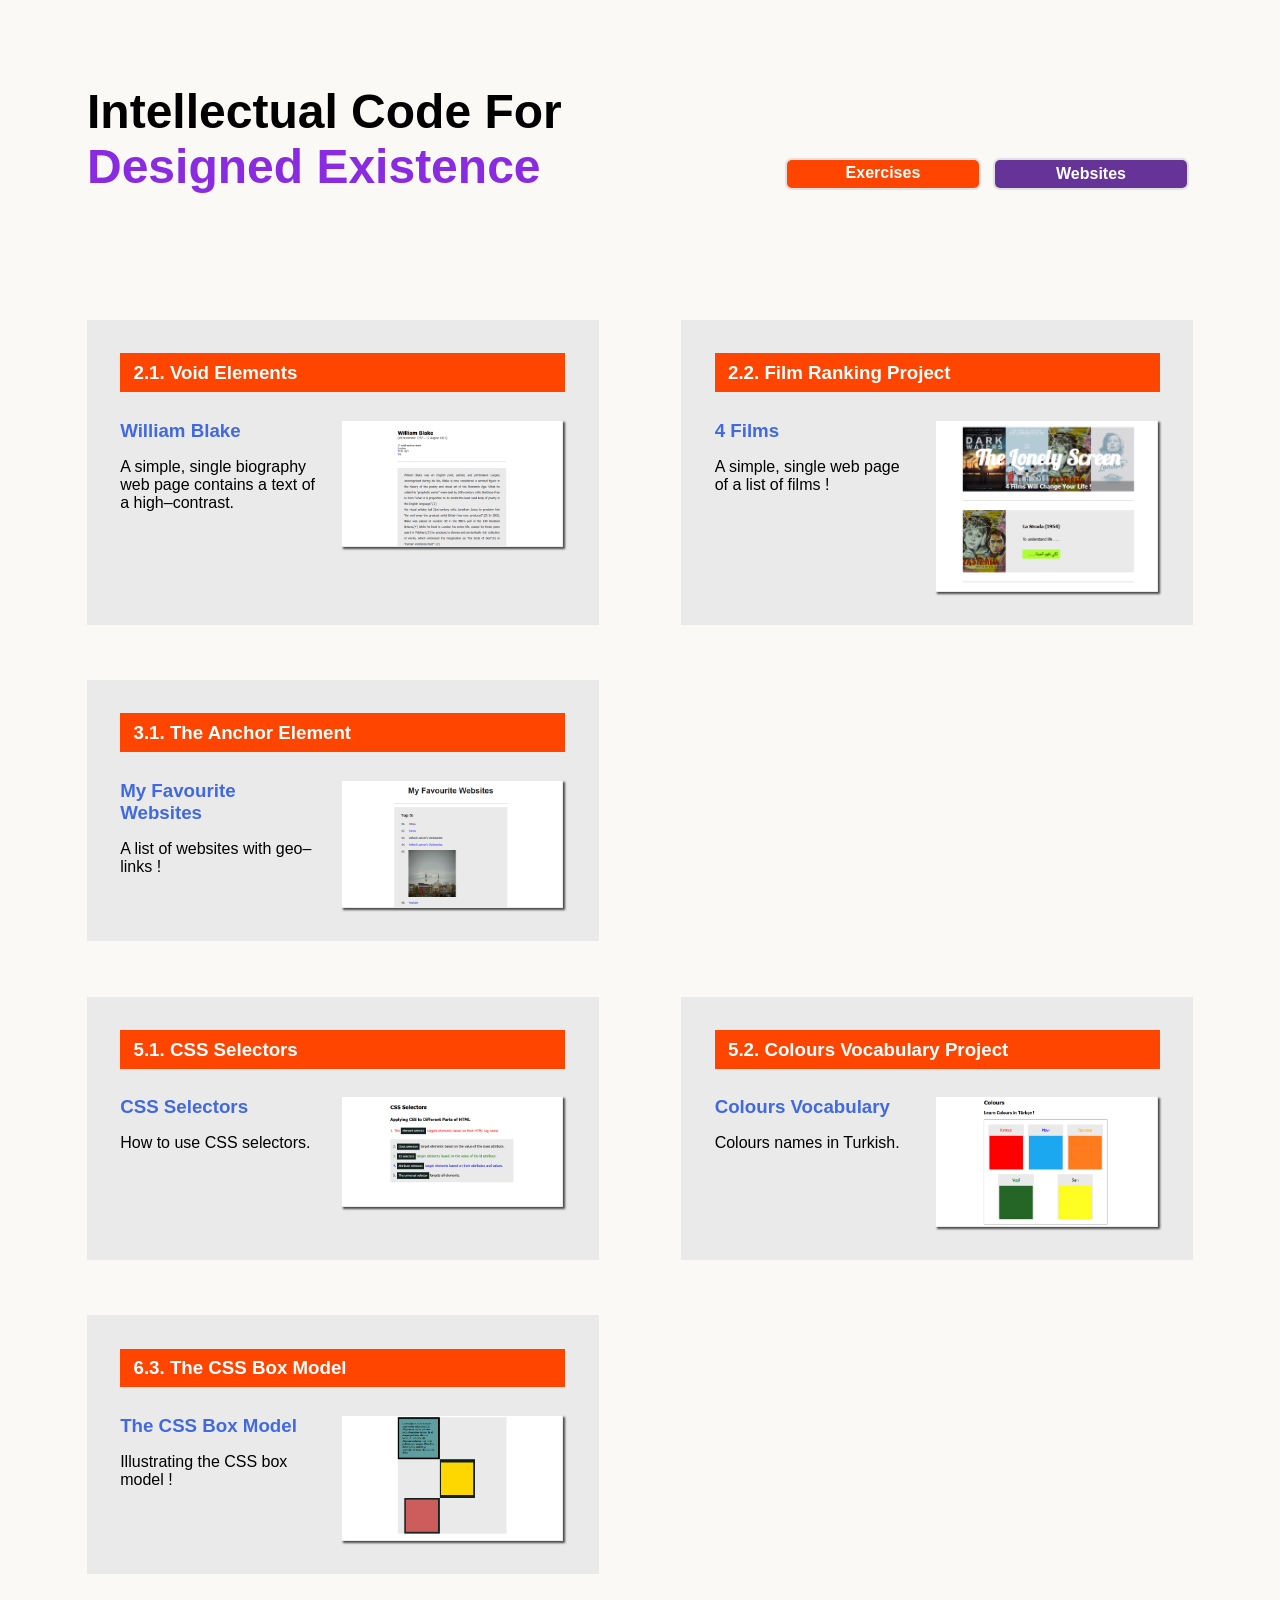
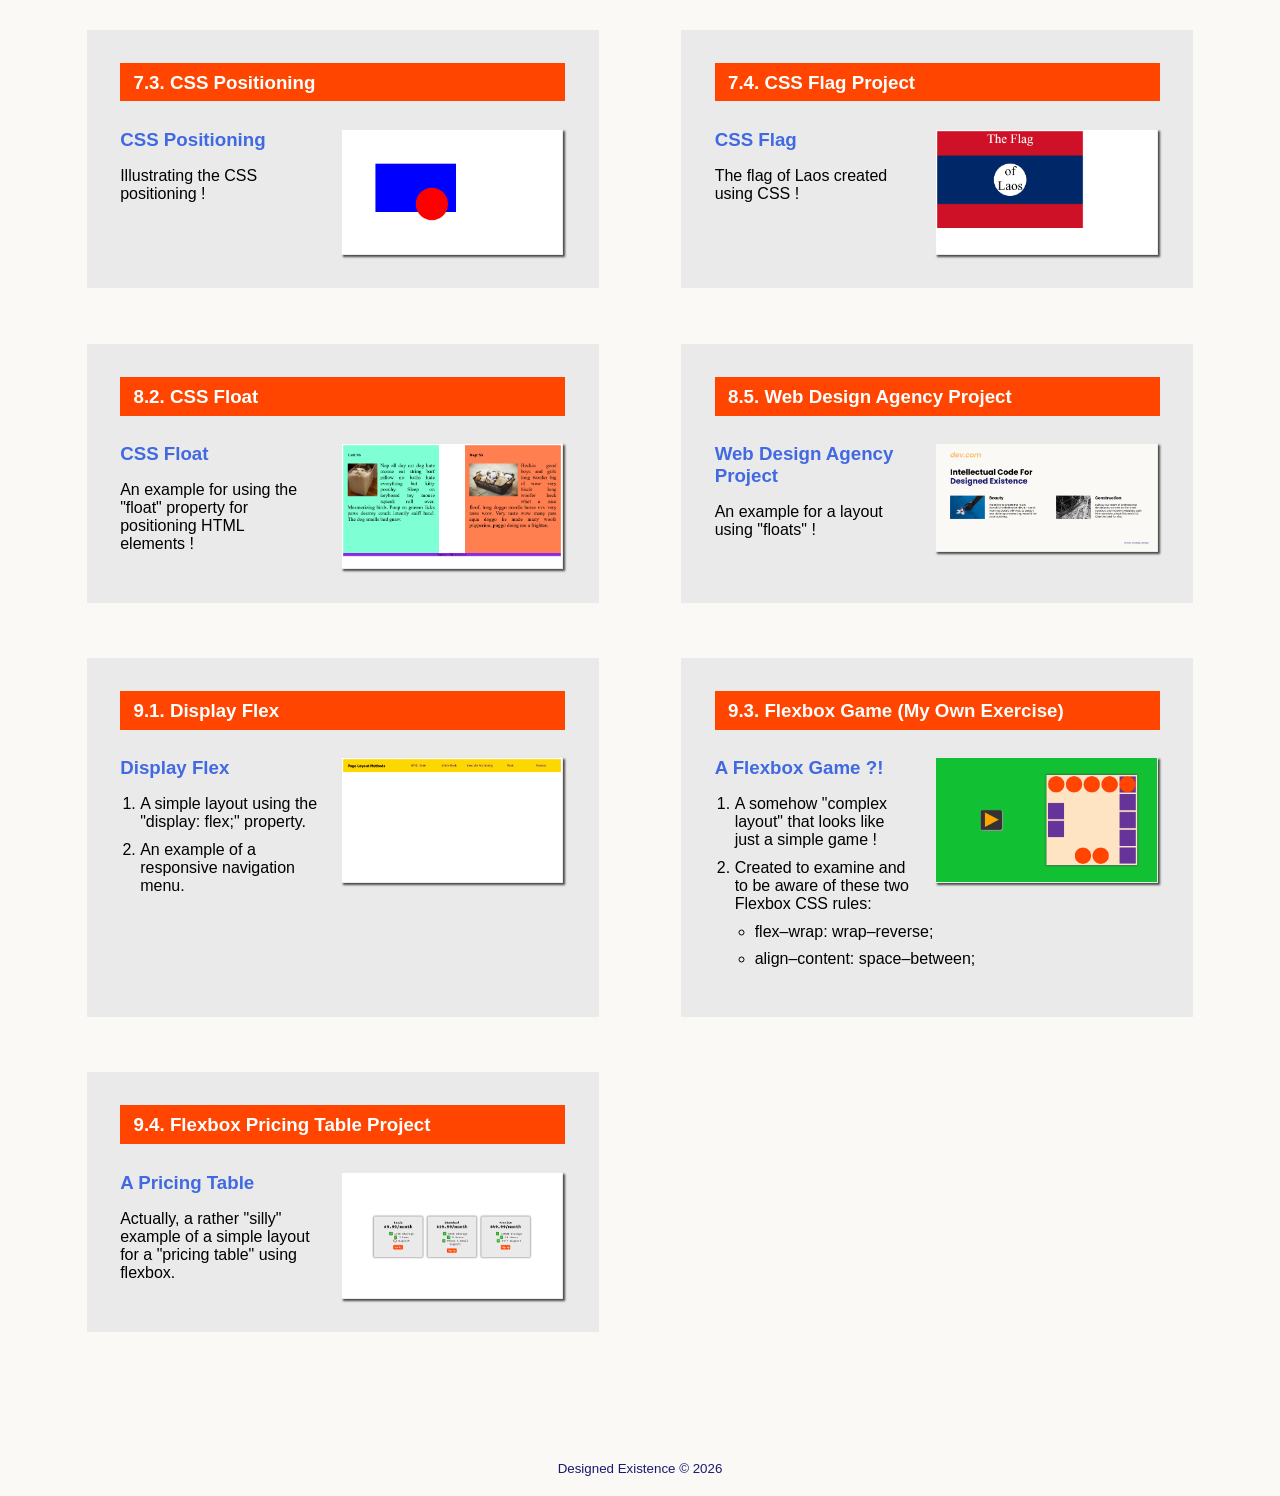
<file: index.html>
<!DOCTYPE html>
<html lang="en">

<head>

    <meta charset="UTF-8">
    <meta name="viewport" content="width=device-width, initial-scale=1.0">

    <title>Intellectual Code For Designed Existence</title>
    <link rel="stylesheet" href="designedexistence.css"> 

</head>

<body>
    
    <header>

        <h1>Intellectual Code For<br><span>Designed Existence</span></h1>
        
        <nav>
            
            <span>Exercises</span>
            
            <a href="#">Websites</a>
            
        </nav>
        
    </header>

    <main>
        

        <div>

            <section>

                <h3>2.1. Void Elements</h3>

                <img class="tile-image" src="images/2_1_william_blake.png" alt="screenshot of William Blake Exercise">

                <h3 class="link">
                    <a href="exercises/2_1_void_elements/index.html" target="_blank">William Blake</a>
                </h3>

                <p>
                    A simple, single biography web page contains a text of a high&ndash;contrast.
                </p>

            </section>

            <section>

                <h3>2.2. Film Ranking Project</h3>

                <img class="tile-image" src="images/2_2_4_films.png" alt="screenshot of film index">

                <h3 class="link">
                    <a href="exercises/2_2_film_ranking_project/index.html" target="_blank">4 Films</a>
                </h3>

                <p>
                    A simple, single web page of a list of films&nbsp;&#33;
                </p>

            </section>

        </div>
        
        <div>
            
            <section>

                <h3>3.1. The Anchor Element</h3>

                <img class="tile-image" src="images/3_1_my_favourite_websites.png" alt="screenshot of My Favourite Websites">

                <h3 class="link">
                    <a href="exercises/3_1_the_anchor_element/index.html" target="_blank">My Favourite Websites</a>
                </h3>

                <p>
                    A list of websites with geo&ndash;links&nbsp;&#33;
                </p>

            </section>
            
        </div>

        <div>
            
            <section>

                <h3>5.1. CSS Selectors</h3>

                <img class="tile-image" src="images/5_1_css_selectors.png" alt="screenshot of CSS Selectors exercise">

                <h3 class="link">
                    <a href="exercises/5_1_css_selectors/index.html" target="_blank">CSS Selectors</a>
                </h3>

                <p>
                    How to use CSS selectors.
                </p>

            </section>
            
            <section>

                <h3>5.2. Colours Vocabulary Project</h3>

                <img class="tile-image" src="images/5_2_colours.png" alt="screenshot of Colours Vocabulary project">

                <h3 class="link">
                    <a href="exercises/5_2_colours_vocabulary_project/index.html" target="_blank">Colours Vocabulary</a>
                </h3>

                <p>
                    Colours names in Turkish.
                </p>

            </section>
            
        </div>
        
        <div>
            
            <section>

                <h3>6.3. The CSS Box Model</h3>

                <img class="tile-image" src="images/6_3_css_box_model.png" alt="screenshot of CSS Box Model">

                <h3 class="link">
                    <a href="exercises/6_3_the_css_box_model/index.html" target="_blank">The CSS Box Model</a>
                </h3>

                <p>
                    Illustrating the CSS box model&nbsp;&#33;
                </p>

            </section>
            
        </div>

         <div>
            
            <section>

                <h3>7.3. CSS Positioning</h3>

                <img class="tile-image" src="images/7_3_css_positioning.png" alt="screenshot of CSS Positioning">

                <h3 class="link">
                    <a href="exercises/7_3_css_positioning/index.html" target="_blank">CSS Positioning</a>
                </h3>

                <p>
                    Illustrating the CSS positioning&nbsp;&#33;
                </p>

            </section>

             <section>

                <h3>7.4. CSS Flag Project</h3>

                <img class="tile-image" src="images/7_4_css_flag.png" alt="screenshot of CSS Positioning">

                <h3 class="link">
                    <a href="exercises/7_4_CSS_Flag_Project/index.html" target="_blank">CSS Flag</a>
                </h3>

                <p>
                    The flag of Laos created using CSS&nbsp;&#33;
                </p>

            </section>

         </div>

        <div>
            
            <section>

                <h3>8.2. CSS Float</h3>

                <img class="tile-image" src="images/8_2_css_float.png" alt="screenshot of CSS Float">

                <h3 class="link">
                    <a href="exercises/8_2_CSS_Float/index.html" target="_blank">CSS Float</a>
                </h3>

                <p>
                    An example for using the &quot;float&quot; property for positioning HTML elements&nbsp;&#33;
                </p>

            </section>

            <section>

                <h3>8.5. Web Design Agency Project</h3>

                <img class="tile-image" src="images/8_5_web_design_agency_project.png" alt="screenshot of Web Design Agency Project">

                <h3 class="link">
                    <a href="exercises/8_5_Web_Design_Agency_Project/index.html" target="_blank">Web Design Agency Project</a>
                </h3>

                <p>
                    An example for a layout using &quot;floats&quot;&nbsp;&#33;
                </p>

            </section>
            
        </div>

         <div>
            
            <section>

                <h3>9.1. Display Flex</h3>

                <img class="tile-image" src="images/9_1_display_flex.png" alt="screenshot of Display Flex">

                <h3 class="link">
                    <a href="exercises\9_1_Display_Flex/index.html" target="_blank">Display Flex</a>
                </h3>

                <ol style="padding-left: 20px;">
                    <li style="margin-bottom: 2.25%;">
                        A simple layout using the &quot;display&#58; flex&#59;&quot; property.
                    </li>
                    <li>An example of a responsive navigation menu.</li>
                </ol>

            </section>

             <section>

                <h3 class="big">9.3. Flexbox Game &#40;My Own Exercise&#41;</h3>

                <img class="tile-image" src="images/9_3_flexbox_game.png" alt="screenshot of a Flexbox Game">

                <h3 class="link">
                    <a href="exercises/9_3_flexbox_game/index.html" target="_blank">A Flexbox Game &#63;&#33;</a>
                </h3>

                <ol style="padding-left: 20px;">
                    <li style="margin-bottom: 2.25%;">
                        A somehow &quot;complex layout&quot; that looks like just a simple game&nbsp;&#33;
                    </li>
                    <li>Created to examine and to be aware of these two Flexbox CSS rules&#58;
                        <ul style="padding-left: 20px; margin-top: 2.25%;">
                            <li style="margin-bottom: 2.25%;">
                                flex&ndash;wrap&#58; wrap&ndash;reverse&#59;
                            </li>
                            <li>
                                align&ndash;content&#58; space&ndash;between&#59;
                            </li>
                        </ul>
                    </li>
                </ol>

            </section>
            
        </div>

        <div>

            <section>

                <h3>9.4. Flexbox Pricing Table Project</h3>

                <img class="tile-image" src="images/9_4_flexbox_%20pricing_table_%20project.png" alt="screenshot of a Flexbox Game">

                <h3 class="link">
                    <a href="exercises/9_4_flexbox_pricing_table_project/index.html" target="_blank">A Pricing Table</a>
                </h3>

                <p>
                    Actually, a rather &quot;silly&quot; example of a simple layout for a &quot;pricing table&quot; using flexbox.
                </p>

            </section>

        </div>

    </main>

    <footer>
        <small>Designed Existence &copy; 2026</small>
    </footer>

</body>

</html>
</file>
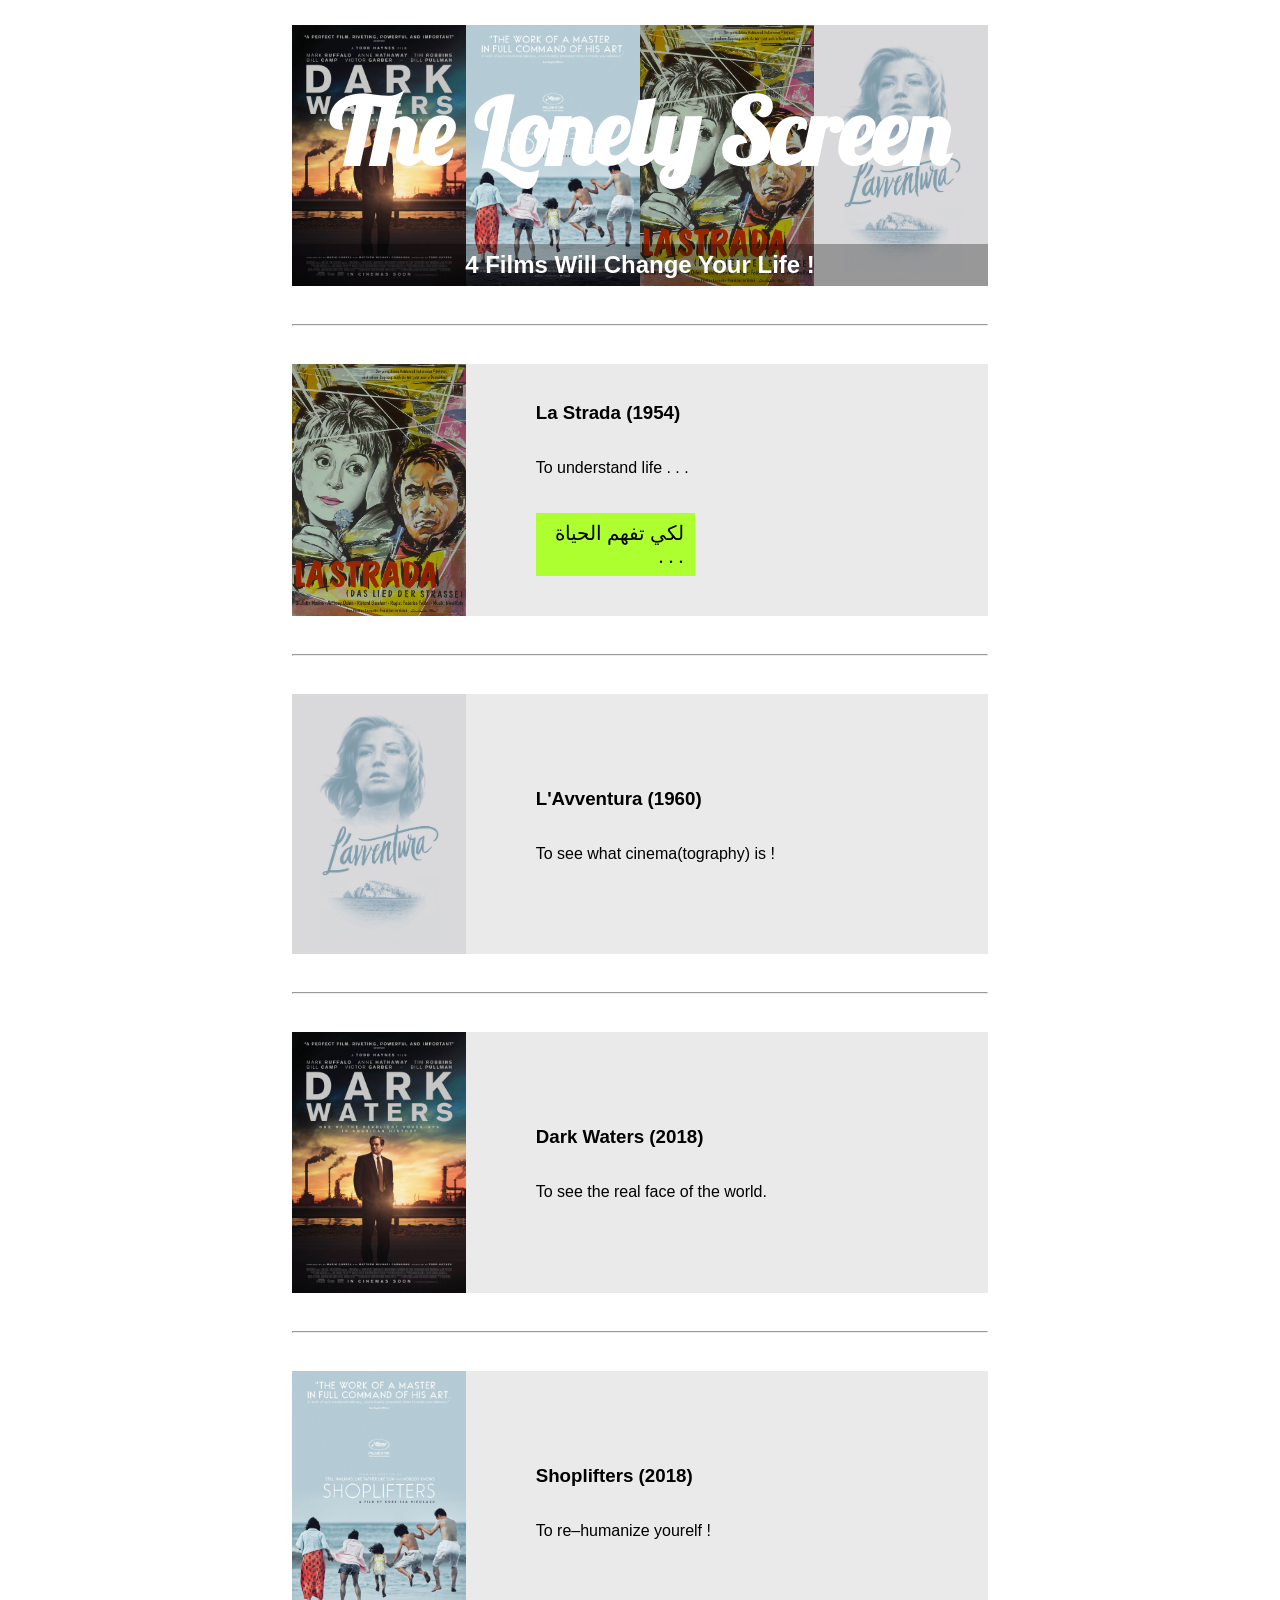
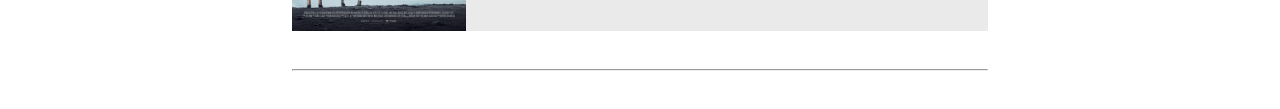
<file: exercises/2_2_film_ranking_project/index.html>
<!DOCTYPE html>
<html lang="en-GB">

<head>

    <meta charset="utf-8">
    <meta name="viewport" content="width=device-width, initial-scale=1.0">

    <title>4 Films</title>

    <link rel="stylesheet" href="styles.css">

</head>

<body>

    <header>

        <img src="images/h89abyFKc24ThvaWIKmgQOcxxyX.jpg" alt="film poster"><img src="images/haoGgJ3WEjTThZe64yAYX2hyjpf.jpg" alt="film poster"><img src="images/La%20Strada.jpg" alt="film poster"><img src="images/vRvcw7ZGTY6ktEsORO1WVq514TN.jpg" alt="film poster">

        <h1>
            <span>The Lonely Screen</span>
        </h1>

        <h2>4 Films Will Change Your Life&nbsp;&#33;</h2>

    </header>


    <hr />

    <div>

        <img src="images/La%20Strada.jpg" alt="film poster">

        <section>

            <h3>La Strada &#40;1954&#41;</h3>
            <p>To understand life . . .</p>
            <p class="arabic_translation">لكي تفهم الحياة . . .</p>

        </section>

    </div>

    <hr />

    <div>

        <img src="images/vRvcw7ZGTY6ktEsORO1WVq514TN.jpg" alt="film poster">

        <section>

            <h3>L'Avventura &#40;1960&#41;</h3>
            <p>To see what cinema&#40;tography&#41; is&nbsp;&#33;</p>

        </section>

    </div>

    <hr />

    <div>

        <img src="images/h89abyFKc24ThvaWIKmgQOcxxyX.jpg" alt="film poster">

        <section>

            <h3>Dark Waters &#40;2018&#41;</h3>
            <p>To see the real face of the world.</p>

        </section>

    </div>

    <hr />

    <div>

        <img src="images/haoGgJ3WEjTThZe64yAYX2hyjpf.jpg" alt="film poster">

        <section>
            
            <h3>Shoplifters &#40;2018&#41;</h3>
            <p>To re&ndash;humanize yourelf&nbsp;&#33;</p>

        </section>

    </div>

    <hr />

</body>

</html>
</file>
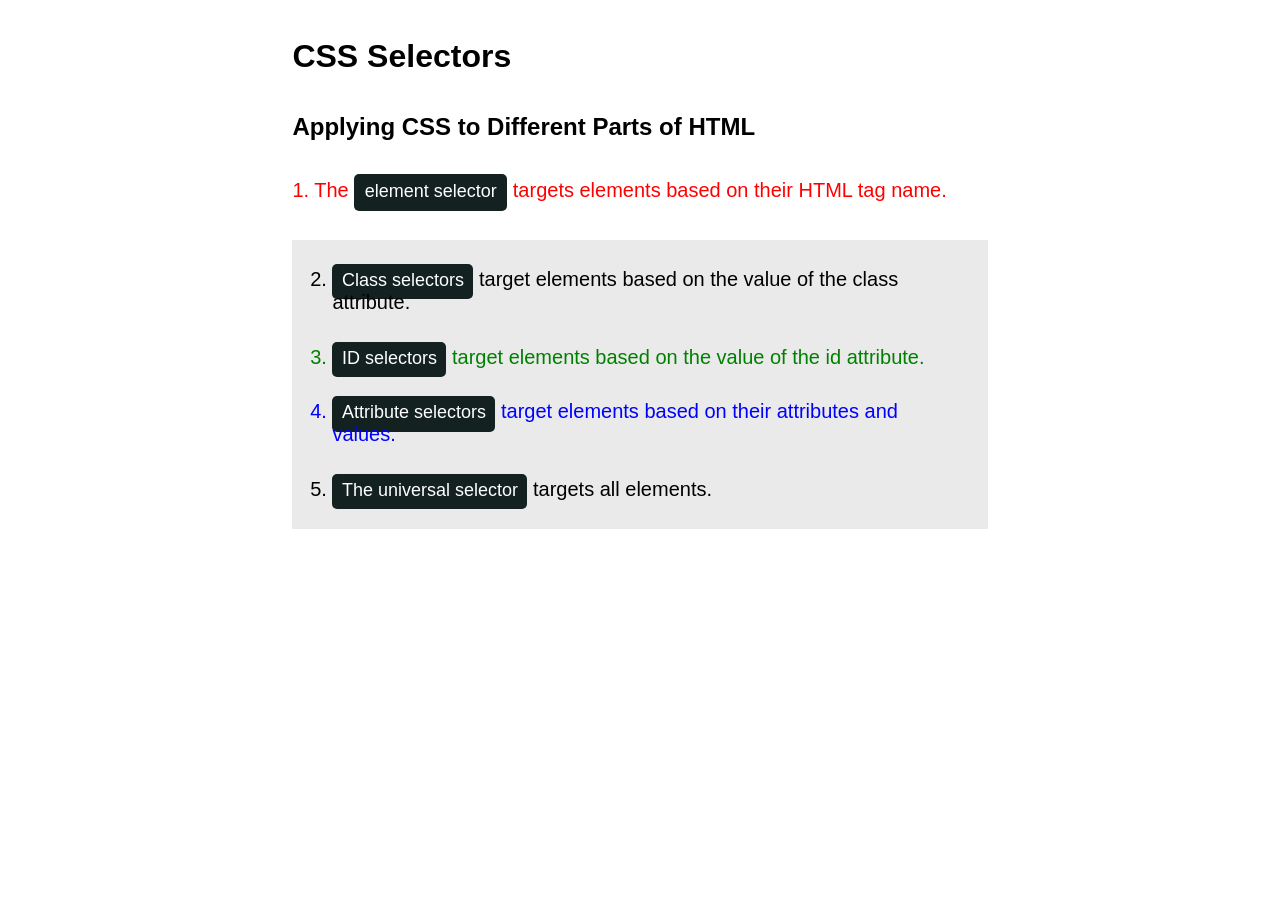
<file: exercises/5_1_css_selectors/index.html>
<!DOCTYPE html>
<html lang="en">

<head>

    <meta charset="UTF-8">
    <meta name="viewport" content="width=device-width, initial-scale=1.0">

    <title>CSS Selectors</title>
    <link rel="stylesheet" href="./style.css" />
    
</head>

<body>
    
    <h1>CSS Selectors</h1>
    
    <h2>Applying CSS to Different Parts of HTML</h2>
    
    <!-- TODO 1: Set the CSS for all paragraph tags to "color: red" -->
    <p class="note">1. The <span class="keyword">element selector</span> targets elements based on their HTML tag name.</p>

    <ol>
        <!-- TODO 2: Set the CSS for all elements with a class of "note" to "font-size: 20px" -->
        <li class="note" value="2"><span class="keyword">Class selectors</span> target elements based on the value of the class attribute.</li>

        <!-- TODO 3: Set the CSS for the element with an id of "id-selector-demo" to "color: green" -->
        <li class="note" id="id-selector-demo" value="3"><span class="keyword">ID selectors</span> target elements based on the value of the id
            attribute.</li>

        <!-- TODO 4: Set the CSS for the li elements that have the "value" attribute set to "4" to have "color: blue" -->
        <li class="note" value="4"><span class="keyword">Attribute selectors</span> target elements based on their attributes and values.</li>

        <!-- TODO 5: Set all elements to have "text-align: center" -->
        <li class="note" value="5"><span class="keyword">The universal selector</span> targets all elements.</li>
        
    </ol>
    
</body>

</html>
</file>
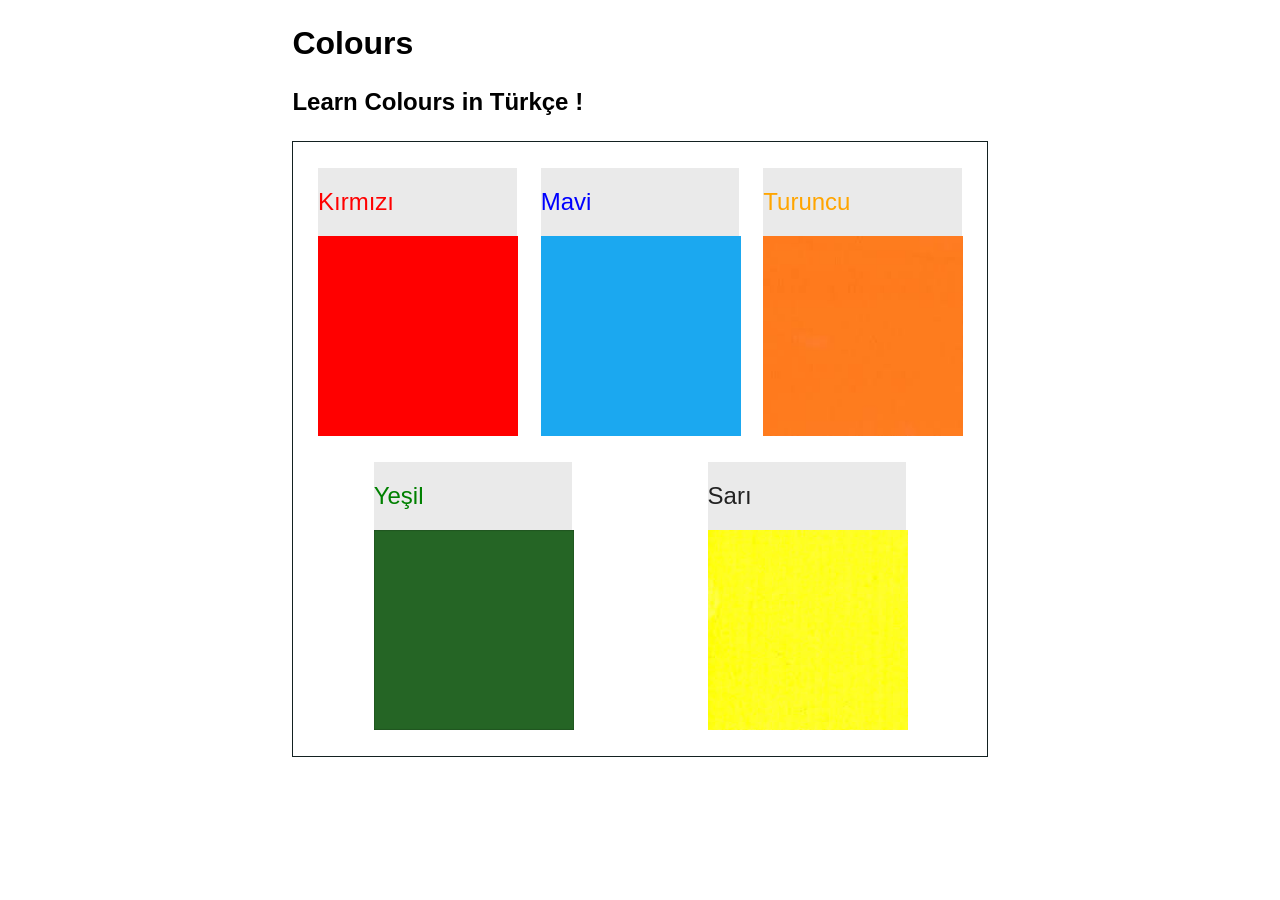
<file: exercises/5_2_colours_vocabulary_project/index.html>
<!DOCTYPE html>
<html lang="en">

<head>
    
    <meta charset="UTF-8">
    <meta name="viewport" content="width=device-width, initial-scale=1.0">

    <title>Turkish Vocabulary</title>
    <link rel="stylesheet" href="./style.css" />
    
</head>

<body>

    <h1>Colours</h1>

    <h2>Learn Colours in T&uuml;rk&ccedil;e&nbsp;&#33;</h2>

    <div>

        <div>
            <h2 class="color-title" id="red">K&#305;rm&#305;z&#305;</h2>
            <img src="images/red.png" alt="red" />
        </div>

        <div>
            <h2 class="color-title" id="blue">Mavi</h2>
            <img src="images/blue.png" alt="blue" />
        </div>

        <div>
            <h2 class="color-title" id="orange">Turuncu</h2>
            <img src="images/orange.png" alt="orange" />
        </div>

        <div>
            <h2 class="color-title" id="green">Ye&#351;il</h2>
            <img src="images/green.png" alt="green" />
        </div>

        <div>
            <h2 class="color-title" id="yellow">Sar&#305;</h2>
            <img src="images/yellow.png" alt="yellow" />
        </div>

    </div>

</body>

</html>

<!-- 
TODOs
IMPORTANT: You should not need to make ANY CHANGES to index.html
All code should be written in your CSS file.

1. Create a CSS file and incorporate it as an external stylesheet.
2. Use CSS to style each of the colour titles to meaning. 
Hint: Use the id to help if you don't know the words in Spanish.
3. Use CSS to change all the colour titles to have "font-weight: normal;"
4. Use CSS (not HTML) to make all the images 200px height and 200px wide. 
Hint: 
https://developer.mozilla.org/en-US/docs/Web/CSS/height
https://developer.mozilla.org/en-US/docs/Web/CSS/width
-->
</file>
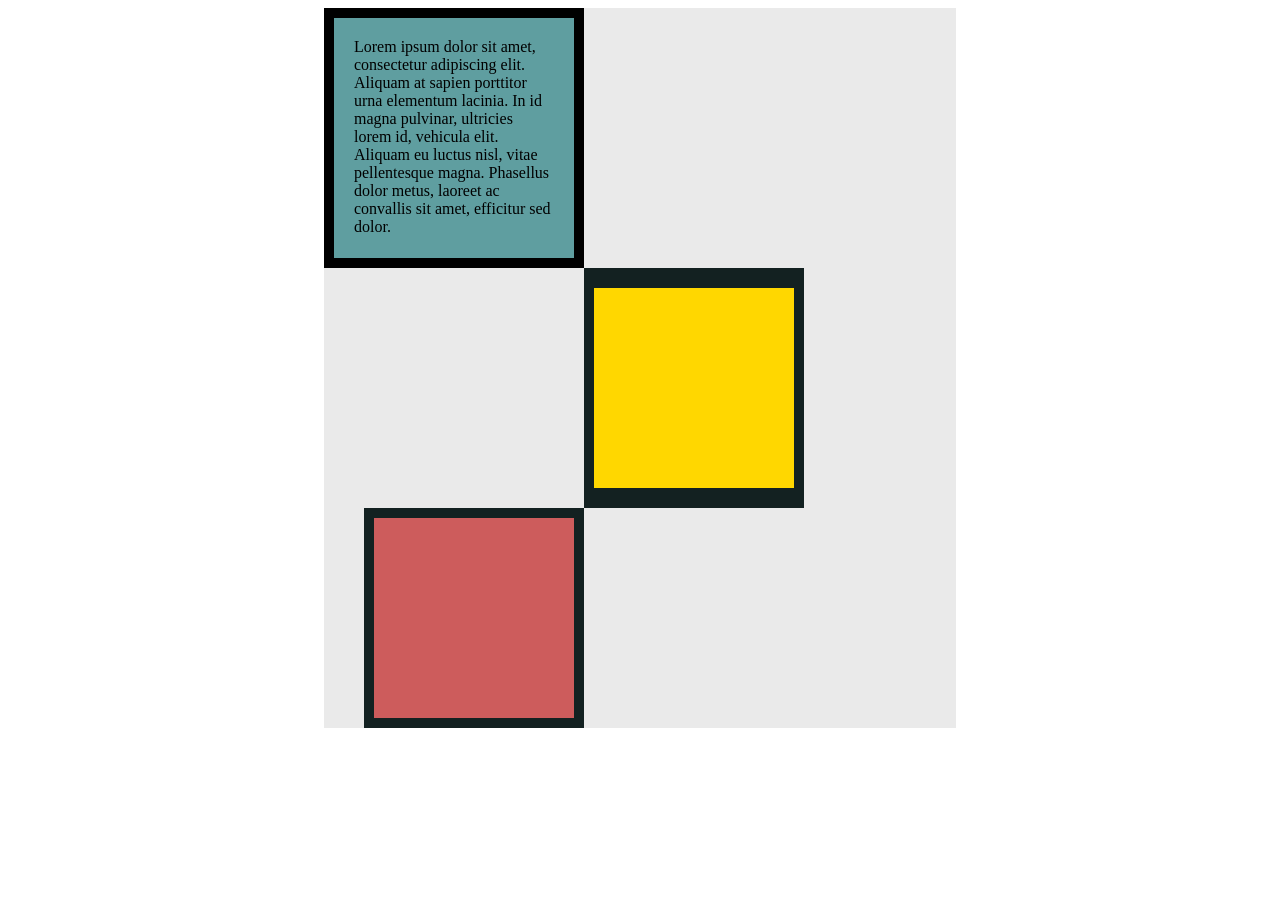
<file: exercises/6_3_the_css_box_model/index.html>
<!DOCTYPE html>
<html lang="en">

<head>
    
    <meta charset="UTF-8">
    <meta name="viewport" content="width=device-width, initial-scale=1.0">
  
    <title>CSS Box Model</title>
    <link rel="stylesheet" href="styles.css">
    
</head>

<body>
    
    <main>
    
        <div>
            
            <p>
                Lorem ipsum dolor sit amet, consectetur adipiscing elit. Aliquam at sapien porttitor urna elementum lacinia. In id magna pulvinar, ultricies lorem id, vehicula elit. Aliquam eu luctus nisl, vitae pellentesque magna. Phasellus dolor metus, laoreet ac convallis sit amet, efficitur sed dolor.
            </p>
            
        </div>
    
        <div></div>
    
        <div></div>
        
    </main>

    <!-- 

    TODOs:

    1. Create 3 Boxes using the div element.

    2. Set their sizes to 200px height by 200px wide.

    3. Set different background colors for each of the boxes (I used cadetblue, gold and indianred).

    4. Add a paragraph <p> element into the first div and add the following words:
    Lorem ipsum dolor sit amet, consectetur adipiscing elit. Aliquam at sapien porttitor urna elementum lacinia. In id magna pulvinar, ultricies lorem id, vehicula elit. Aliquam eu luctus nisl, vitae pellentesque magna. Phasellus dolor metus, laoreet ac convallis sit amet, efficitur sed dolor.

    5. Set the 1st div to have 20px padding all around with a black 10px border.

    6. Fix the style of the <p> element to remove all margins.
    Hint: Use the CSS inspector in Chrome.

    7. Set the 2nd div to have a 20px border on top and bottom and 10px border left and right. (See goal image)

    8. Set the 3rd div to have a 10px border.

    9. Set the margins for the divs so that each box corner touches the other. (See the goal image)

    -->

</body>

</html>
</file>
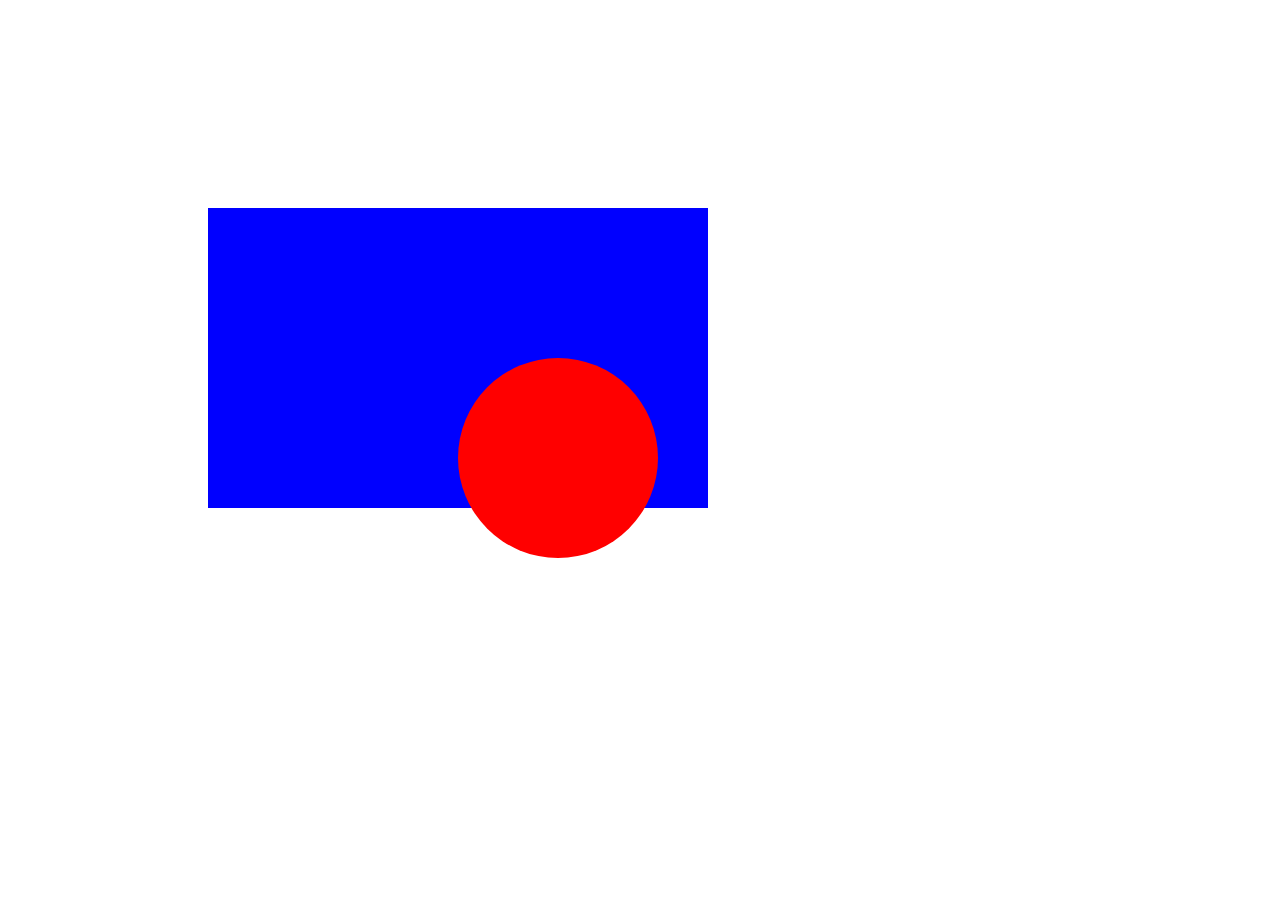
<file: exercises/7_3_css_positioning/index.html>
<!DOCTYPE html>
<html>

<head>

    <meta charset="UTF-8">
    <meta name="viewport" content="width=device-width, initial-scale=1.0">

    <title>CSS Positioning Exercise</title>

    <style>
        /* Write your code here */
        .blue-box {
            position: relative;
            top: 200px;
            left: 200px;
            width: 500px;
            height: 300px;
            background-color: blue;
        }

        .red-circle {
            position: absolute;
            top: 150px;
            left: 250px;
            width: 200px;
            height: 200px;
            border-radius: 50%;
            background-color: red;
        }

        @media (max-width: 680px) {
            
            .blue-box {
                width: 95%;
                height: 32.5vh;
                top: 50px;
                left: 2.5%;
            }
            
            .red-circle {
                top: 45%;
                left: 40%;
            }
            
        }
        
        @media (min-width: 681px) and (max-width: 896px) {
            
            body {
                padding-bottom:125px;
                background-color: greenyellow;
            }
            
            .blue-box {
                top: 25px;
            }
            
        }

    </style>

</head>

<body>
    
    <div class="blue-box">
        
        <div class="red-circle">
        </div>
        
    </div>

</body>

</html>
</file>
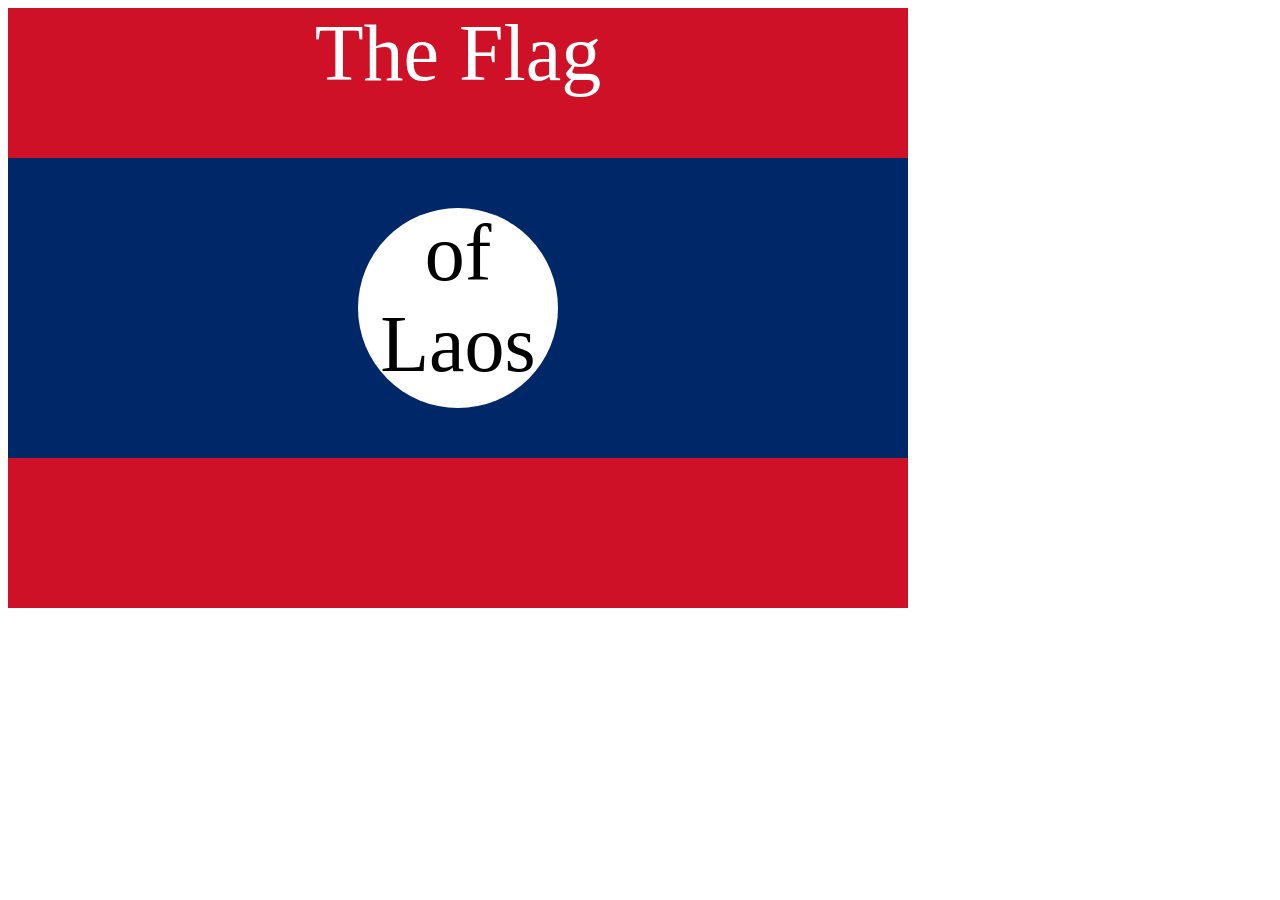
<file: exercises/7_4_CSS_Flag_Project/index.html>
<!DOCTYPE html>
<html lang="en">

<head>
  <meta charset="UTF-8">
  <title>CSS Flag Project</title>
  <style>
    /* Write your CSS Code here */
    
      .flag {
          width: 900px;
          height: 600px;
          position: relative;
          background-color: #ce1126;
      }
      
      .flag > div {
          background-color: #002868;
          width: 100%;
          height: 300px;
          position: absolute;
          top: 150px;
      }

      .flag > div > div {
          width: 200px;
          height: 200px;
          border-radius: 50%;
          background-color: #fff;
          position: relative;
          top: 50px;
          left: 350px;
      }

      p {
          margin: 0;
          font-size: 5rem;
          text-align: center;
      }
      
      .flag > p {
          color: #fff;
      }
      
  </style>
</head>

<!-- 
  IMPORTANT! Do not change any HTML
Don't add any classes/ids/elements 
Use what you know about combining selectors 
and CSS specificity instead.
Hint 1: The flag is 900px by 600px and the circle is 200px by 200px.
Hint 2: You can use CSS inspection to get the colors from
https://appbrewery.github.io/flag-of-laos/
-->

<body>
  <div class="flag">
    <p>The Flag</p>
    <div>
      <div>
        <p>of Laos</p>
      </div>
    </div>
  </div>
</body>

</html>
</file>
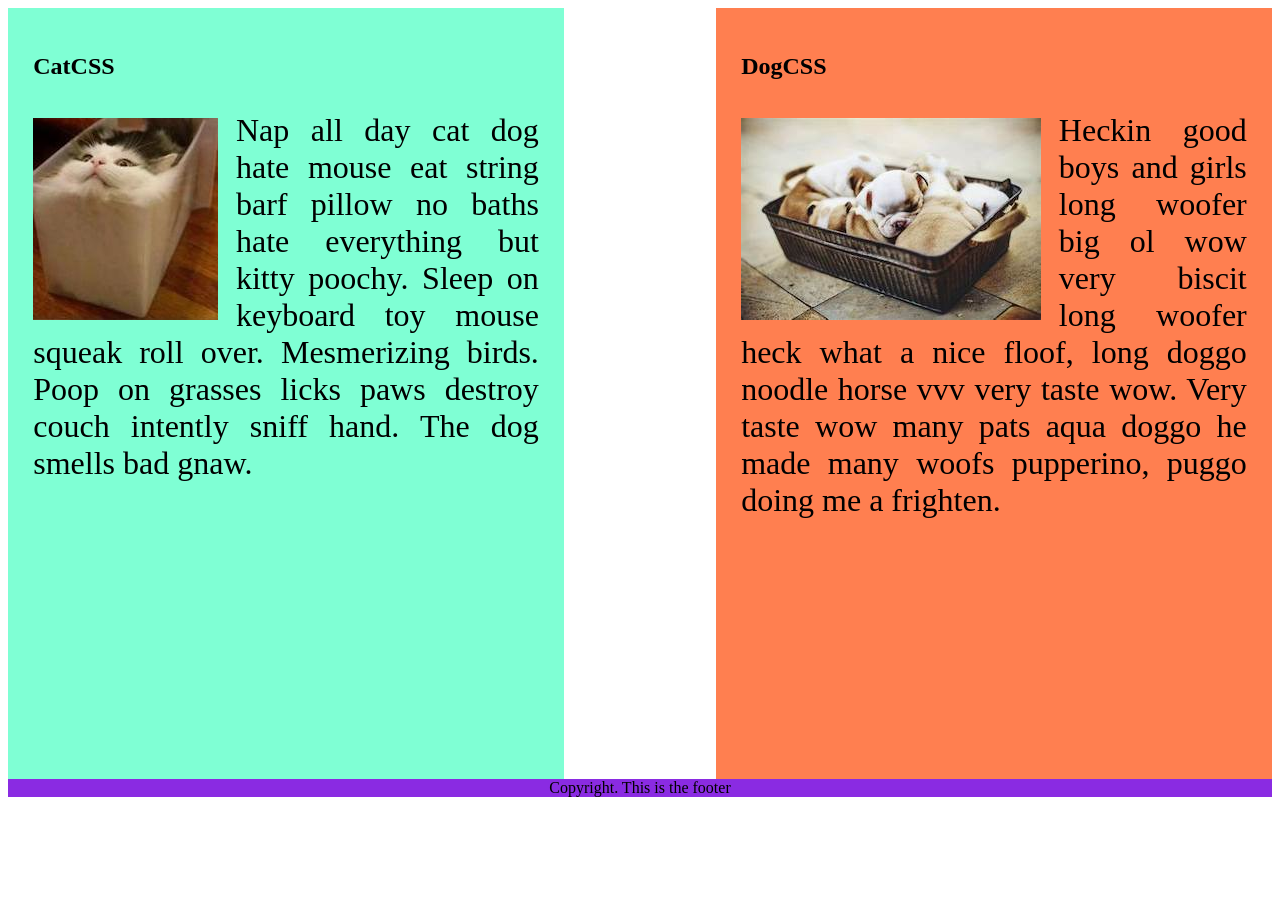
<file: exercises/8_2_CSS_Float/index.html>
<!DOCTYPE html>
<html lang="en-GB">
    
<!-- TODO
1. Make both paragraph elements wrap around the image.
2. Use Float to move the cat div to the left and the dog div to the right.
3. Use clear to make the footer go below both the cat and dog div. -->

<head>

    <meta charset="UTF-8">
    <meta name="viewport" content="width=device-width, initial-scale=1.0">
    
    <title>CSS Float</title>

    <style>
        
        div {
            display: inline-block;
            width: 40%;
            height: 80vh;
            padding: 2%;
        }

        img {
            margin: 3.5% 3.5% 2% 0;
            float: left;
        }

        p {
            text-align: justify;
            font-size: 2em;
        }

        .cat {
            background-color: aquamarine;
        }

        .dog {
            float: right;
            background-color: coral;
        }

        footer {
            clear: right;
            text-align: center;
            background-color: blueviolet;
        }

        @media (max-width: 680px) {
            
            div {
                display: block;
                width: 90%;
                height: auto;
                margin: 5% auto;
            }
            
            img {
                float: none;
                display: block;
                width: 90%;
                margin: 9% auto 0 auto;
            }
            
            img[src="cat.jpeg"] {
                width: 50%;
            }
            
            .dog {
                float: none;
            }
            
            footer {
                width: 90%;
                margin: 0 auto;
                padding: 2%;
            }
            
        }

        @media (min-width: 681px) and (max-width: 896px) {
            
            div {
                height: auto;
            }
            
            img {
                float: none;
                display: block;
                width: 90%;
                margin: 9% auto 0 auto;
            }
            
            img[src="cat.jpeg"] {
                width: 50%;
            }
            
            footer {
                margin-top: 5%;
            }
            
        }

    </style>

</head>

<body>

    <div class="cat">

        <h2>CatCSS</h2>

        <img src="cat.jpeg" alt="cat in a box">

        <p class="first-paragraph">
            Nap all day cat dog hate mouse eat string barf pillow no baths hate everything but kitty poochy. Sleep on keyboard toy mouse squeak roll over. Mesmerizing birds. Poop on grasses licks paws destroy couch intently sniff hand. The dog
            smells bad gnaw.
        </p>

    </div>

    <div class="dog">

        <h2>DogCSS</h2>

        <img src="dog.jpeg" alt="dogs in a box">

        <p class="second-paragraph">
            Heckin good boys and girls long woofer big ol wow very biscit long woofer heck what a
            nice floof, long doggo noodle horse vvv very taste wow. Very taste wow many pats aqua doggo he made many woofs pupperino, puggo doing me a frighten.
        </p>

    </div>

    <footer>Copyright. This is the footer</footer>

</body>

</html>
</file>
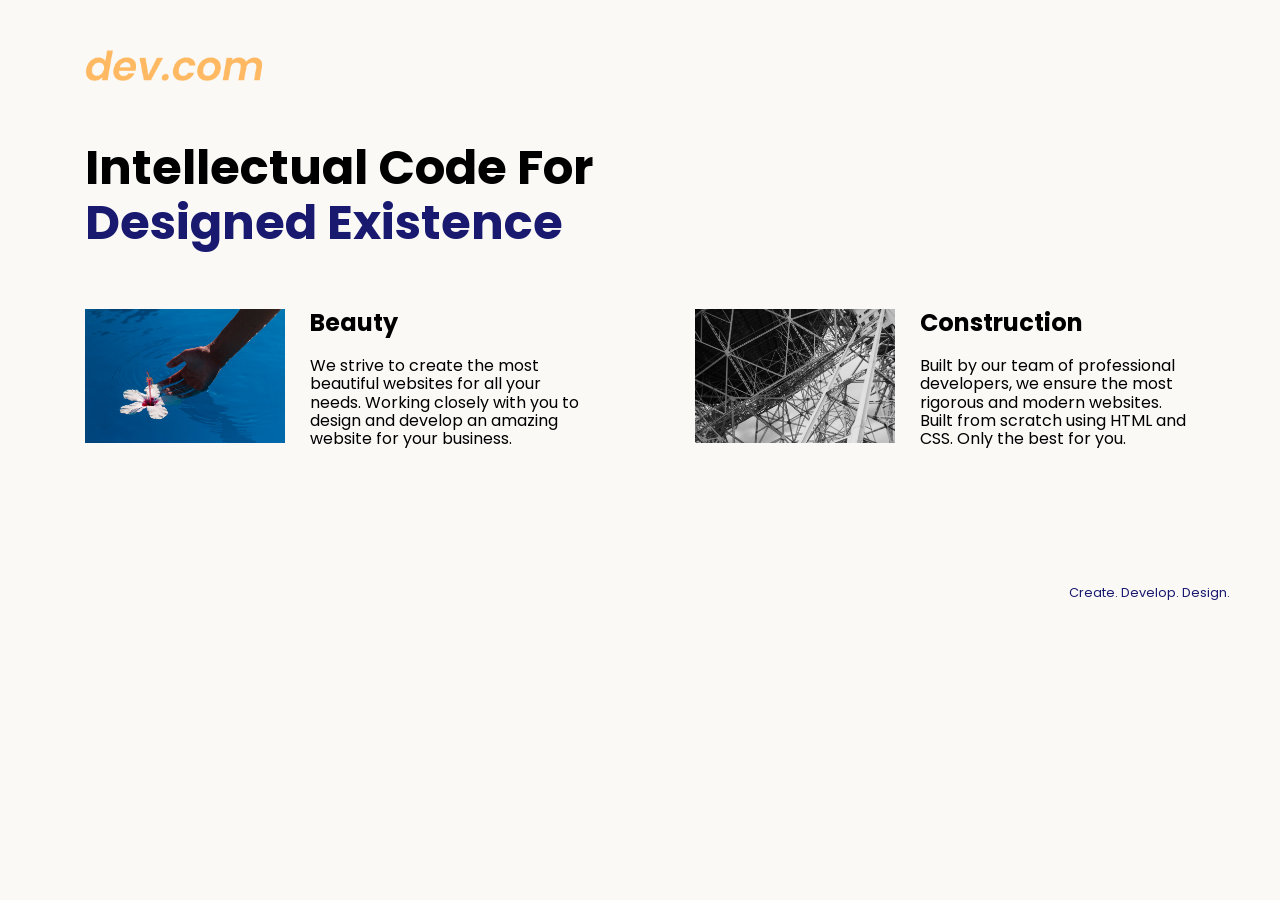
<file: exercises/8_5_Web_Design_Agency_Project/index.html>
<!DOCTYPE html>
<html lang="en">

<head>

    <meta charset="UTF-8">
    <meta name="viewport" content="width=device-width, initial-scale=1.0">

    <title>Intellectual Code For Designed Existence</title>
    
    <link rel="stylesheet" href="normalize.css">
    <link rel="stylesheet" href="styles.css">
    <link rel="preconnect" href="https://fonts.googleapis.com">
    <link rel="preconnect" href="https://fonts.gstatic.com" crossorigin>
    <link href="https://fonts.googleapis.com/css2?family=Poppins:wght@400;700&display=swap" rel="stylesheet">
    
</head>

<body>
        
    <img class="logo" src="assets/images/logo.png" alt="logo">

    <h1>Intellectual Code For<br><span>Designed Existence</span></h1>
    
    <main>
        
        <div class="left card">
            
            <img class="tile-image" src="./assets/images/beautiful.jpg" alt="hand and flower in water">
            
            <h2 class="card-title">Beauty</h2>
            
            <p class="card-text">
                We strive to create the most beautiful websites for all your needs. Working closely with you to design and develop an amazing website for your business.
            </p>
            
        </div>

        <div class="right card">
            
            <img class="tile-image" src="./assets/images/construction.jpg" alt="metal structure">
            
            <h2 class="card-title">Construction</h2>
            
            <p>
                Built by our team of professional developers, we ensure the most rigorous and modern websites. Built from scratch using HTML and CSS. Only the best for you.
            </p>
            
        </div>
        
    </main>

    <footer>
        <small>Create. Develop. Design.</small>
    </footer>
        
</body>

</html>
</file>
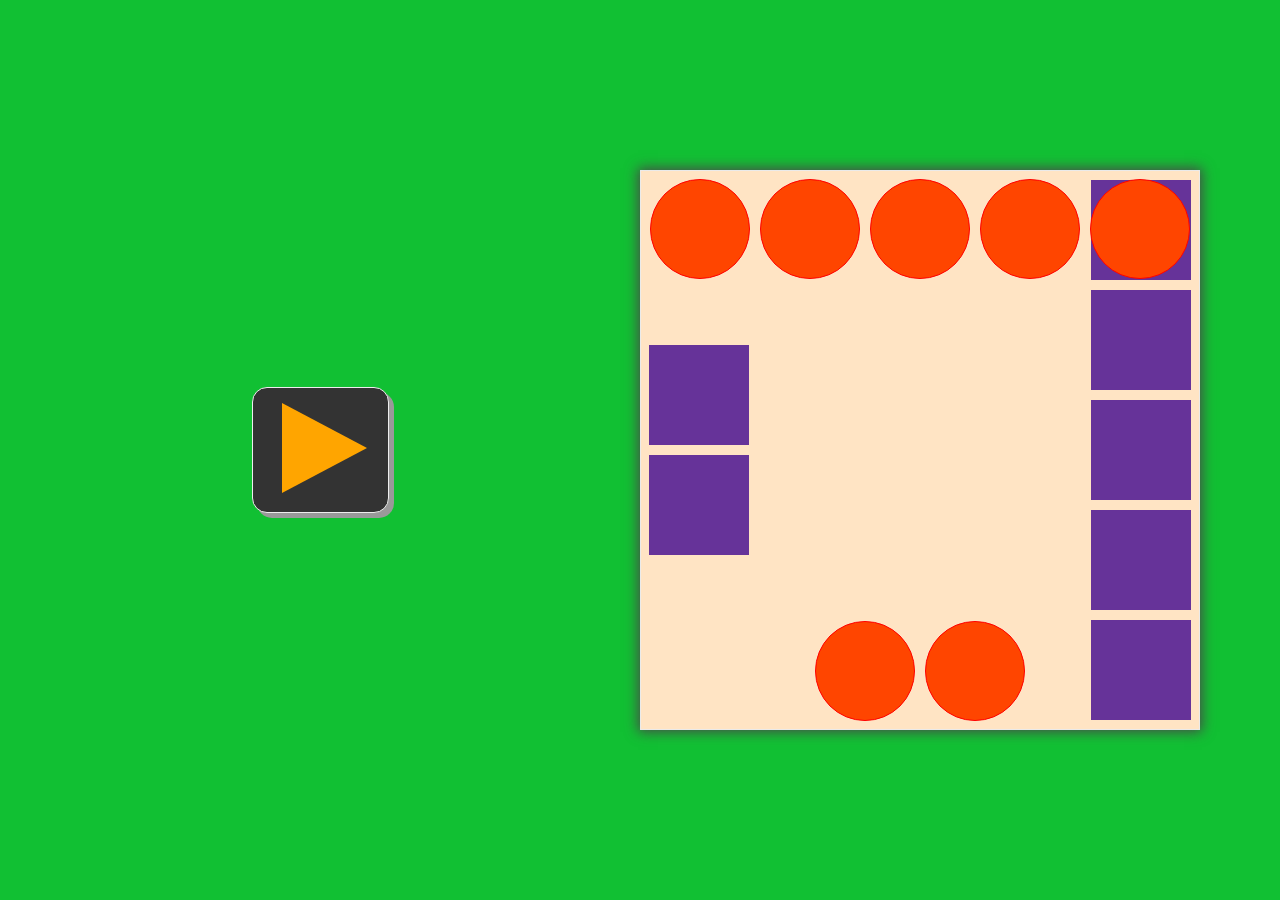
<file: exercises/9_3_flexbox_game/index.html>
<!DOCTYPE html>
<html lang="en-GB">

<head>

    <meta charset="utf-8">
    <meta name="viewport" content="width=device-width, initial-scale=1.0">

    <title>Flexbox Layout</title>

    <link rel="stylesheet" href="normalize.css">
    <link rel="stylesheet" href="layout.css">
    <link rel="stylesheet" href="styles_box_01_content.css">
    <link rel="stylesheet" href="styles_box_02_content.css">
    <link rel="stylesheet" href="styles_box_03_content.css">
    <link rel="stylesheet" href="styles_res.css">

</head>

<body>

    <main>

        <div id="box_one">

            <button>
                <a href="result.html"></a>
            </button>

        </div>

        <div id="box_two">

            <div id="box_two_content">

                <div class="square"></div>
                <div class="square"></div>
                <div class="square"></div>
                <div class="square"></div>
                <div class="square"></div>
                <div class="square"></div>
                <div class="square"></div>

            </div>
            
        </div>

        <div id="box_three">
            
            <div id="box_three_content">

                <div class="circle"></div>
                <div class="circle"></div>
                <div class="circle"></div>
                <div class="circle"></div>
                <div class="circle"></div>
                <div class="circle"></div>
                <div class="circle"></div>

            </div>
            
        </div>

    </main>

</body>

</html>
</file>
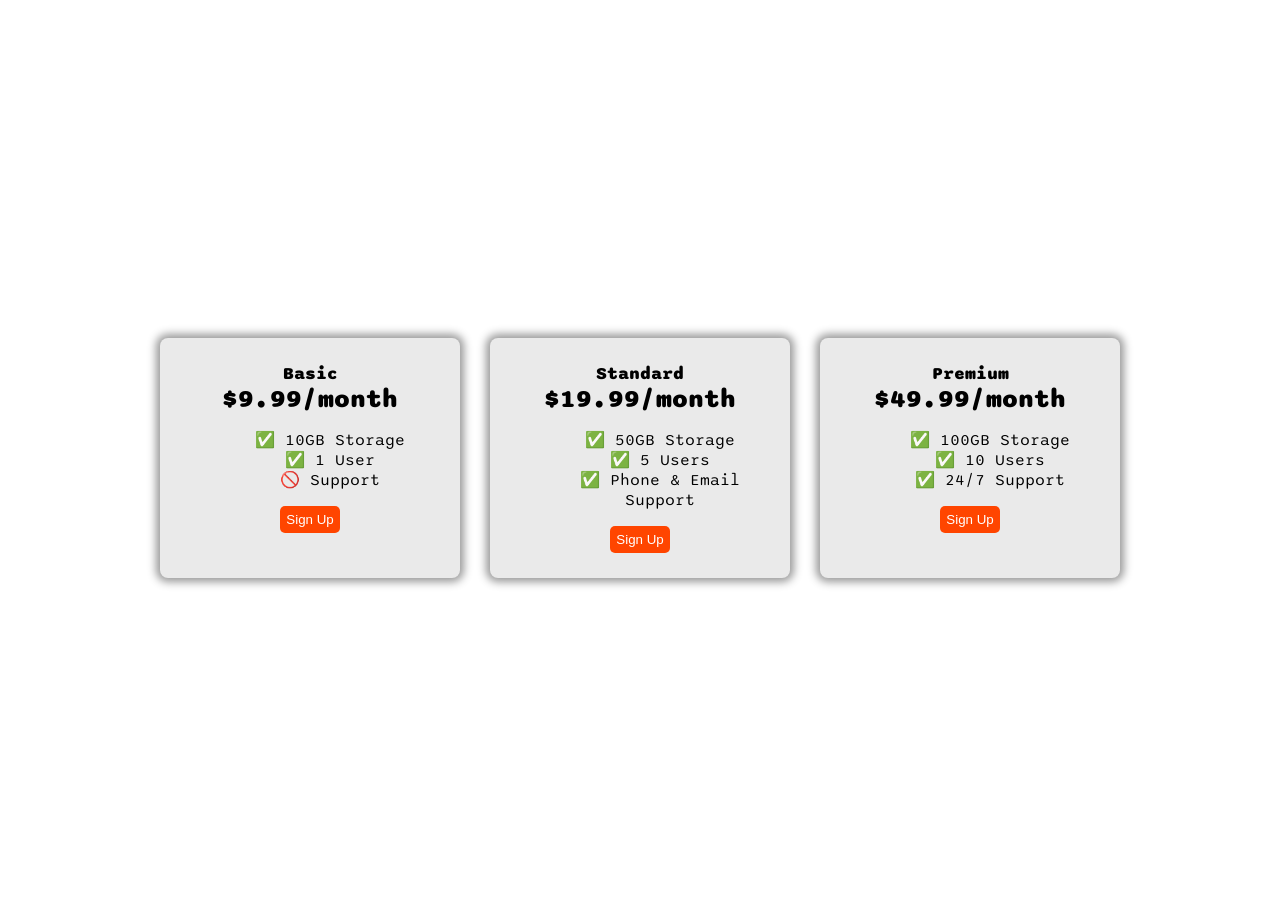
<file: exercises/9_4_flexbox_pricing_table_project/index.html>
<!DOCTYPE html>
<html>

<head>

    <meta charset="utf-8">
    <meta name="viewport" content="width=device-width, initial-scale=1.0">

    <title>Flexbox Pricing Table</title>
    <link rel="preconnect" href="https://fonts.googleapis.com">
    <link rel="preconnect" href="https://fonts.gstatic.com" crossorigin>
    <link href="https://fonts.googleapis.com/css2?family=Sono:wght@400;700&display=swap" rel="stylesheet">
    
    <link rel="stylesheet" href="basic_solution.css">
    
    <style>
        
        * {
            box-sizing: border-box;
        }
        
        body {
            font-family: 'Sono', sans-serif;
        }
        
        ul {
            list-style: none;
        }
        
        button {
            padding: 6px;
            color: #fff;
            border: 0;
            border-radius: 5px;
            background-color: orangered;
        }
        
        .plan-title {
            font-weight: 900;
            font-size: 110%;
        }
        
        .plan-price {
            font-weight: 900;
            font-size: 160%;
        }
        
        /* Hint: What can you do with a media query and flexbox? */
        @media (max-width: 1250px) {
        }

    </style>
</head>

<body>

    <div class="pricing-container">

        <div class="pricing-plan">
            <div class="plan-title">Basic</div>
            <div class="plan-price">$9.99/month</div>
            <ul class="plan-features">
                <li>✅ 10GB Storage</li>
                <li>✅ 1 User</li>
                <li>🚫 Support</li>
            </ul>
            <button class="plan-button">Sign Up</a>
        </div>

        <div class="pricing-plan">
            <div class="plan-title">Standard</div>
            <div class="plan-price">$19.99/month</div>
            <ul class="plan-features">
                <li>✅ 50GB Storage</li>
                <li>✅ 5 Users</li>
                <li>✅ Phone &amp; Email Support</li>
            </ul>
            <button class="plan-button">Sign Up</a>
        </div>
        <div class="pricing-plan">
            <div class="plan-title">Premium</div>
            <div class="plan-price">$49.99/month</div>
            <ul class="plan-features">
                <li>✅ 100GB Storage</li>
                <li>✅ 10 Users</li>
                <li>✅ 24/7 Support</li>
            </ul>
            <button class="plan-button">Sign Up</a>
        </div>
    </div>

</body>

</html>
</file>
<file: designedexistence.css>
/* 
    designed existence CSS sheet
    Wed., 13th May 2026
*/

* {
    box-sizing: border-box;
}

body {
    min-height: 90vh;
    font-family: Tahoma, sans-serif;
    background-color: #faf9f6;
}

header {
    display: flex;
    justify-content: space-between;
}

h1 {
    width: 50%;
    margin: 6% 0 10% 6.25%;
    font-size: 3rem;
/*    background-color: red;*/
}

h1 > span {
    color: blueviolet;
}


nav {
    width: 39%;
    margin: 6% 6.25% 10% 0;
    padding-bottom: 0.45%;
    padding-right: 0.5%;
    display: flex;
    justify-content: flex-end;
    align-items: flex-end;
/*    background-color: greenyellow;*/
}

nav > span, nav > a {
    display: inline-block;
    width: 40%;
    margin-top: 0;
    margin-bottom: 0;
    padding-top: 1.15%; 
    padding-bottom: 1%; 
    font-weight: 700;
    text-align: center;
    color: rebeccapurple;
    background-color: #eaeaea;
    border-radius: 5px;
    box-shadow: 0px 0px 1px 2px #e0e0e0;
}

nav > span {
    padding-top: 0.85%; 
    padding-bottom: 1.3%;
    margin-right: 3.5%;
    color: #fff;
    background-color: blueviolet;
    background-color: rebeccapurple;
    background-color: orangered;
}

nav > a {
    color: #fff;
    text-decoration: none;
    background-color: orangered;
    background-color: rebeccapurple;
}

nav > a:hover {
    background-color: rebeccapurple;
    background-color: blueviolet;
}

main {
    width: 87.5%;
    margin: 0 auto;
}

div {
    display: flex;
    margin-bottom: 5%;
    justify-content: space-between;
}

section {
    width: 46.25%;
    padding: 3%;
    background-color: #eaeaea;
}

section > img {
    width: 50%;
    float: right;
    margin-left: 5%;
    margin-right: 0.5%;
    object-fit: cover;
    border: 1px solid #eaeaea;
    box-shadow: 2px 2px 2px #494949;
}

h3 {
    margin-top: 0;
    margin-bottom: 6.25%;
    padding: 2% 0 1.75% 3%;
    color: #fff;
    background-color: orangered;
}

h3.link {
    margin-bottom: 3%;
    padding: 0;
    background-color: transparent;

}

h3 > a {
    text-decoration: none;
    color: royalblue;
}

footer {
    margin-top: 10%;
    margin-bottom: 1.5%;
    text-align: center;
    color: #191970;
}

@media (max-width: 680px) {
    
    header {
        flex-direction: column;
    }

    h1 {
        width: 95%;
        margin: 7.5% auto;
        margin: 10% auto 11.5% auto;
        text-align: center;
        font-size: 350%;
        line-height: 125%;
    }
    
    nav {
        width: 96%;
        margin: 0 auto;
        flex-direction: column;
    }
    
    nav > span, nav > a {
        width: 100%;
        padding-top: 3.15%; 
        padding-bottom: 3%;
        font-size: 110%;
    }
    
    nav > span {
        margin-right: 0;
        margin-bottom: 5%;
    }

    main {
        width: 97%;
    }

    div {
        margin-bottom: 0.3%;
        flex-direction: column;
    }

    section {
        width: 100%;
        margin: 0 auto 10% auto;
        margin: 6% auto;
        text-align: justify;
        line-height: 150%;
    }

    section > img {
        width: 98.75%;
        margin: 0;
        float: none;
    }

    h2 {
        margin-top: 5%;
        padding: 2.5% 0 2.5% 5.25%;
        background-color: #eaeaea;
        color: #fff;
        background-color: slategrey;
    }

    h3 {
        margin-top: 5%;
    }

    h3.link,
    p, ol {
        margin-left: auto;
        margin-right: auto;
        width: 96.5%;
    }

    .big {
        padding-right: 5%;
    }

}
</file>
<file: exercises/2_2_film_ranking_project/styles.css>
* {
    box-sizing: border-box;
    font-family: Tahoma, sans-serif;
}

@font-face { 
    font-family: myFilmHeader;
    src: url(fonts/lobster.otf); 
}

header {
    width: 55%;
    margin: 2% auto 3% auto;
    position: relative;
    display: flex;
}

header > img {
    flex: 1;
    width: 25%;
}

h1 {
    position: absolute;
    top: 0;
    left: 0;
    width: 100%;
    height: 100%;
    margin: 0;
    display: flex;
    justify-content: center;
    align-items: center;
    font-size: 575%;
    color: #fff;
/*    background-color: red;*/
}

h1 > span {
    padding-top: 1.1%;
    padding-bottom: 4.5%;
    font-family: myFilmHeader;
}

h2 {
    position: absolute;
    bottom: 0;
    left: 0;
    width: 100%;
    margin: 0;
    padding: 1% 0;
    text-align: center;
    color: #fff;
    background-color: rgba(0, 0, 0, 0.3);
}

hr {
    width: 55%;
    margin: 0 auto;
}

hr:last-of-type {
    margin-bottom: 3%;
}

div {
    width: 55%;
    margin: 3% auto;
    background-color: #eaeaea;
    display: flex;
}

div > img {
    width: 25%;
}

div > section {
    display: flex;
    padding-left: 10%;
    flex-direction: column;
    justify-content: center;
}

.arabic_translation {
    padding: 5% 7%;
    font-family: "Times New Roman", serif;
    font-size: 125%;
    direction: rtl;
    background-color: greenyellow;
}

@media (max-width: 680px) {
    
    body {
        background-color: teal;
    }
    
    header {
        width: 97%;
        margin: 5% auto 5% auto;
    }
    
    h1 {
        font-size: 280%;
    }
    
    h1 > span {
        padding-top: 0;
        padding-bottom: 10.5%;
    }
    
    h2 {
        font-size: 135%;
    }
    
    div {
        width: 97%;
        margin: 5% auto;
        flex-direction: column;
    }
    
    hr {
        width: 97%;
    }
    
    hr:last-of-type {
        margin-bottom: 5%;
    }
    
   div > img {
       width: 90%;
       height: auto;
       margin: 5% auto;
    }

   div > section {
       width: 87.25%;
       margin: 5% auto;
       padding-left: 0;
    }
    
}

 @media (min-width: 681px) and (max-width: 896px) {
            
     body {
         background-color: mediumpurple;
     }
     
     header {
        width: 97%;
        margin: 5% auto 5% auto;
    }
    
    h1 {
        font-size: 550%;
    }
    
    h1 > span {
        padding-top: 1%;
        padding-bottom: 7%;
    }
    
    h2 {
        font-size: 175%;
    }
    
    div {
        width: 97%;
        margin: 5% auto;
        flex-direction: column;
    }
    
    hr {
        width: 97%;
    }
    
    hr:last-of-type {
        margin-bottom: 5%;
    }
    
   div > img {
       width: 90%;
       height: auto;
       margin: 5% auto;
    }

   div > section {
       width: 87.25%;
       margin: 5% auto;
       padding-left: 0;
    }
     
}
</file>
<file: exercises/5_1_css_selectors/style.css>
* {
    box-sizing: border-box;
}

body {
    font-family: Tahoma, sans-serif;
}

ol {
  margin-left: -40px;
  margin-top: -20px;
/*  list-style-position: inside;*/
}

/* Write your CSS below, don't change the rules above. */

p {
    color: red;
}

.note {
    font-size: 20px;
}

#id-selector-demo {
    color: green;
}

li[value="4"] {
    color: blue;
}

* {
/*    text-align: center;*/
}

h1, h2, p {
    width: 55%;
    margin: 3% auto;

}

ol {
    width: 55%;
    margin: 2% auto;
    padding-top: 2.25%;
    padding-right: 1.75%;
    padding-bottom: 2.25%;
    background-color: #eaeaea;
}

li {
    margin-bottom: 5%;
}

li:last-of-type {
    margin-bottom: 0;
}

.keyword {
    padding: 0.95% 1.5% 1.45% 1.5%;
    font-size: 90%;
    color: #fff;
    background-color: #132121;
    border-radius: 5px;
}

@media (max-width: 680px) {

    body {
        padding-bottom: 80px;
    }
    
    h1 {
        width: 93.5%;
        margin-top: 14%;
        margin-bottom: 8%;
    }
    
    h2 {
        width: 93.5%;
        margin-bottom: 9%;
    }
    
    p {
        width: 93.5%;
        margin-bottom: 5.5%;
        line-height: 150%;
    }
    
    ol {
        width: 93.5%;
    }
    
    li {
        margin-bottom: 5.5%;
        line-height: 150%;
    }
    
    .keyword {
        padding: 0.95% 2% 1.75% 2%;
        font-size: 100%;
        color: #7fffd4;
        background-color: #08345b;
    }
    
}

@media (min-width: 681px) and (max-width: 896px) {
    
    body {
        padding-bottom: 60px;
        background-color: #adff2f;
    }
    
    h1 {
        width: 93.5%;
        margin-top: 10%;
        margin-bottom: 5%;
        color: #08345b;
    }
    
    h2 {
        width: 93.5%;
        margin-bottom: 9%;
        color: #08345b;
    }
    
    p {
        width: 93.5%;
        margin-bottom: 5.5%;
        line-height: 150%;
    }
    
    ol {
        width: 93.5%;
        padding-top: 3.25%;
        padding-bottom: 3.25%;
        background-color: #ffe4c4;
    }
    
    li {
        margin-bottom: 5.5%;
        line-height: 150%;
    }
    
    .keyword {
        padding: 0.95% 2% 1.55% 2%;
        font-size: 100%;
        font-weight: 700;
        color: #7fffd4;
        background-color: #08345b;
    }
    
}
</file>
<file: exercises/5_2_colours_vocabulary_project/style.css>
* {
    box-sizing: border-box;
    font-family: Tahoma, sans-serif;
}

#red {
    color: red;
}

#blue {
    color: blue;
}

#orange {
    color: orange;
}

#green {
    color: green;
}

#yellow {
    color: #222;
}

.color-title {
    font-weight: normal;
}

img {
    width: 200px;
    height: 200px;
    display: block;
    margin: 0 auto;
}

h1, body > h2, div {
    width: 55%;
    margin: 2% auto;
}

body > div {
    display: flex;
    padding: 1%;
    flex-wrap: wrap;
    border: 1px solid #132121;
}

div > div {
    width: 29.75%;
    flex-direction: column;
    background-color: #eaeaea;
    justify-items: center;
}

@media (max-width: 680px) {
    
    body > div {
        flex-direction: column;
    }
    
    h1 {
        width: 93.25%;
        margin: 11% auto 6.75% auto;
        font-size: 275%;
    }
    
    body > h2 {
        width: 93.25%;
        margin: 0 auto 12.5% auto;
        font-size: 185%;
    }
    
    body > div {
        width: 93.5%;
        margin: 2% auto;
        border: 0;
    }
    
    div > div {
        width: 100%;
        margin: 0 auto 11% auto;
        box-shadow: 0px 0px 4px 1px #444;
    }
    
    div > div > h2 {
        text-align: center;
        font-size: 200%;
    }
    
    img {
        width: 100%;
        height: auto;
    }
    
}

@media (min-width: 681px) and (max-width: 896px) {
    
    body {
        padding-bottom: 7.5%;
        background-color: darkorchid;
    }
        
    h1 {
        width: 88%;
        margin: 9% auto 5.5% auto;
        font-size: 275%;
        color: wheat;
    }
    
    body > h2 {
        width: 88%;
        margin: 0 auto 8.5% auto;
        font-size: 185%;
        color: wheat;
    }
    
    body > div {
        width: 93.5%;
        margin: 2% auto;
        border: 0;
    }

    div > div > h2 {
        text-align: center;
        font-size: 200%;
    }

    img {
        width: 95%;
        height: auto;
    }
    
}
</file>
<file: exercises/6_3_the_css_box_model/styles.css>
main {
    width: 50%;
    margin: 0 auto;
    background-color: #eaeaea;
}

div {
    width: 200px;
    height: 200px;
}

div:first-of-type {
    padding: 20px;
    border: 10px solid black;
    background-color: cadetblue;
}

p {
    margin: 0;
    padding: 0;
}

div:nth-of-type(2) {
    margin-left: 260px;
    border: solid #132121;
    border-width: 20px 10px;
    background-color: gold;
}

div:last-of-type {
    margin-left: 40px;
    border: 10px solid #132121;
    background-color: indianred;
}

@media (max-width: 680px) {
    
    main {
        width: 100%;
        margin: 0 auto;
    }
    
    div:first-of-type {
        padding: 10px;
    }
    
    div:nth-of-type(2) {
        margin-left: 240px;
    }
    
    div:last-of-type {
        margin-left: 20px;
    }
    
}

@media (min-width: 681px) and (max-width: 896px) {
    
    main {
        width: 70%;
        margin: 0 auto;
        background-color: bisque;
    }
    
}
</file>
<file: exercises/8_5_Web_Design_Agency_Project/styles.css>
* {
    box-sizing: border-box;
}

body {
    font-family: "Poppins", sans-serif;
    margin: 50px 50px 0 50px;
    background-color: #faf9f6;
    display: flex;
    flex-direction: column;
    min-height: 90vh;
}

img.logo {
    display: block;
    width: 15%;
    margin: 0 0 5% 3%;
}

h1 {
    width: 50%;
    margin: 0 0 5% 3%;
    font-size: 3rem;
}

h1 > span {
    color: #191970; 
}

main {
    width: 94%;
    margin: 0 auto;
}

div.card {
    width: 45%;
}

div.left {
    float: left;
}

div.right {
    float: right;
}

div > img {
    width: 40%;
    float: left;
    margin-right: 5%;
}

h2 {
    margin-top: 0;  
}

footer {
    margin-top: 10%;
    text-align: right;
    color: midnightblue;
}

@media (max-width: 680px) {
    
    body {
        margin: 0;
        padding: 7.5% 0;
    }
    
    img.logo {
        width: 32.5%;
        margin-left: 10%;
    }
    
    h1 {
        width: 92.5%;
        margin: 7.5% auto 11% auto;
        text-align: center;
        font-size: 350%;
        line-height: 140%;
/*        background-color: red;*/
    }
    
    div.card {
        width: 92.5%;
        margin: 0 auto 10% auto;
        text-align: justify;
        line-height: 150%;
    }
    
    div.left, div.right {
        float: none;
    }
    
    div > img {
        width: 100%;
        float: none;
    }
    
    h2 {
        margin-top: 3%;
    }
    
    footer {
        margin-right: 5%;
    }
    
}

@media (min-width: 681px) and (max-width: 896px) {
    
    body {
        padding-bottom: 5%;
    }
    
    img.logo {
        margin-left: 2.5%;
    }
    
    h1 { 
        margin: 0 0 10% 2.5%;
    }
    
    div > img {
        width: 80%;
        float: none;
        margin-bottom: 5%;
    }
    
}
</file>
<file: exercises/9_3_flexbox_game/layout.css>
* {
    box-sizing: border-box;
    font-family: Tahoma, sans-serif;
}

body {
    margin: 0;
    padding: 0;
    background-color: #11c033;
}

main {
    width: 100%;
/*    height: 80vh;*/
    overflow: hidden;
}

div#box_one {
    width: 50%;
    height: 100vh;
    float: left;
    display: flex;
    flex-flow: row wrap;
    justify-content: center;
    align-content: center;
/*    background-color: red;*/
}

div#box_two {
    width: 50%;
    height: 100vh;
    float: right;
    display: flex;
    flex-flow: row wrap;
/*    justify-content: center;*/
    align-content: center;
    position: relative;
/*    background-color: yellow;*/
}

div#box_three {
    width: 50%;
    height: 100vh;
/*    background-color: darkturquoise;*/
    display: flex;
    flex-flow: row wrap;
/*    justify-content: center;*/
    align-content: center;
    position: absolute;
    right: 0;
    top: 0;
}
</file>
<file: exercises/9_3_flexbox_game/styles_box_01_content.css>
button {
    display: inline-block;
    padding: 15px 21px 15px 29px;
    cursor: pointer;
    text-align: center;
    text-decoration: none;
    outline: none;
    color: yellow;
    background-color: #333;
    border: thin solid #eee;
    border-radius: 15px;
    box-shadow: 5px 5px #999;
}

button:hover {
    outline: 2px solid orangered;
    background-color: #494949;
}

button:active {
    background-color: #3e8e41;
    box-shadow: 0 5px #666;
}

a {
  display: inline-block;
  border-left: 85px solid orange;
  border-top: 45px solid transparent;
  border-bottom: 45px solid transparent;
}

button:hover > a:hover {
    border-left-color: lime;
}

button:hover > a:active {
    transform: translateY(4px);
}
</file>
<file: exercises/9_3_flexbox_game/styles_box_02_content.css>
div#box_two_content {
    width: 560px;
    height: 560px;
    padding: 3px;
    display: flex;
    flex-direction: column;
    flex-wrap: wrap-reverse;
    justify-content: center;
    align-content: space-between;
    border: thin solid #eaeaea;
    background-color: bisque;
    box-shadow: 0px 0px 12px 2px #494949;
}

div.square {
    width: 100px;
    height: 100px;
    margin: 5px;
    background-color: rebeccapurple;
}
</file>
<file: exercises/9_3_flexbox_game/styles_box_03_content.css>
div#box_three_content {
    width: 560px;
    height: 560px;
    padding: 3px;
    display: flex;
    flex-wrap: wrap;
    justify-content: center;
    align-content: space-between;
    border: thin solid #eaeaea;
/*
    left: 30%;
*/
/*    background-color: darkgoldenrod;*/
    transition: transform ease-in 1.1s;
}

div.circle {
    width: 100px;
    height: 100px;
    margin: 5px;
    border-radius: 100%;
    background-color: orangered;
    border: thin solid red;
}
</file>
<file: exercises/9_3_flexbox_game/styles_res.css>
/* Responsiveness */

@media (max-width: 680px) {

    main {
        width: 100%;
        overflow: visible;
    }

    div#box_one {
        width: 100%;
        height: 30vh;
        float: none;
        background-color: #494949;
        padding-top: 9%;
    }

    div#box_two {
        width: 100%;
        height: 70vh;
        float: none;
        background-color: #494949;
        padding-bottom: 12.5%;
    }

    div#box_three {
        width: 100%;
        height: 70vh;
        right: 0;
        top: 30%;
        padding-bottom: 12.5%;
    }

    /* Box One Content */

    button {

        padding: 10px 17px 10px 23px;
    }

    a {
        border-left: 60px solid orange;
        border-top: 30px solid transparent;
        border-bottom: 30px solid transparent;
    }

    /* Box Two Content */

    div#box_two_content {
        width: 420px;
        height: 420px;
        padding: 3px;
    }

    div.square {
        width: 70px;
        height: 70px;
        margin: 6px;
    }

    /* Box Three Content */

    div#box_three_content {
        width: 420px;
        height: 420px;
        padding: 3px;
    }

    div.circle {
        width: 69px;
        height: 69px;
        margin: 6px;
    }

}

@media (min-width: 681px) and (max-width: 896px) {

    /* Box Two Content */

    div#box_two_content {
        width: 95%;
        height: 95vh;
        padding: 5px;
    }

    div.square {
        width: 60px;
        height: 60px;
        margin: 3px;
    }

    /* Box Three Content */

    div#box_three_content {
        width: 95%;
        height: 95vh;
        padding: 3px;
    }

    div.circle {
        width: 59px;
        height: 59px;
        margin: 7px;
    }

}
</file>
<file: exercises/9_4_flexbox_pricing_table_project/basic_solution.css>
.pricing-container {
    display: flex;
    height: 100vh;
    flex-flow: wrap;
    gap: 30px;
    justify-content: center;
    align-content: center;
}

.pricing-plan {
    flex: 1;
    max-width: 300px;
    padding: 2%;
    text-align: center;
    border-radius: 8px;
    box-shadow: 0 0 8px 4px #999;
    background-color: #eaeaea;
}

@media (min-width: 681px) and (max-width: 896px) {
    
    .pricing-container {
        flex-direction: column;
        height: 100%;
    }
    
}
</file>
